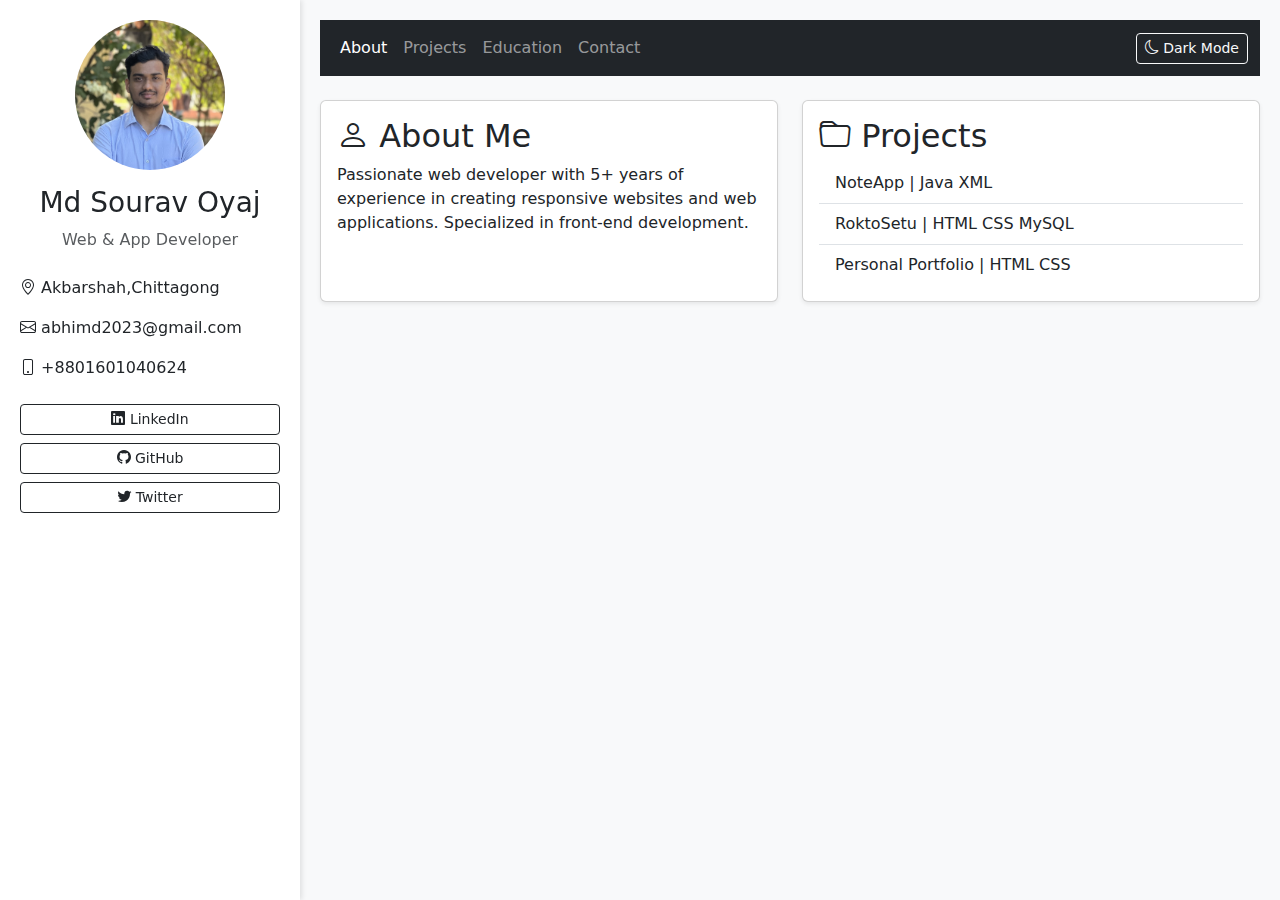
<file: index.html>
<!DOCTYPE html>
<html lang="en">
<head>
    <meta charset="UTF-8">
    <meta name="viewport" content="width=device-width, initial-scale=1.0">
    <title>My Portfolio</title>
    <link href="https://cdn.jsdelivr.net/npm/bootstrap@5.3.0/dist/css/bootstrap.min.css" rel="stylesheet">
    <link rel="stylesheet" href="https://cdn.jsdelivr.net/npm/bootstrap-icons@1.10.0/font/bootstrap-icons.css">
    <link rel="stylesheet" href="styles.css">
    <link rel="stylesheet" href="https://cdn.jsdelivr.net/npm/bootstrap-icons@1.10.0/font/bootstrap-icons.css">
    <link href="https://fonts.googleapis.com/css2?family=Roboto:wght@400;700&display=swap" rel="stylesheet">
     
</head>
<body>
   
  <!-- Fixed Sidebar -->
  <div class="sidebar">

    <div class="text-center mb-4">
        <img src="images/pic2.jpg" alt="Profile Photo" class="rounded-circle mb-3" style="width: 150px; height: 150px; object-fit: cover;">
        <h3>Md Sourav Oyaj</h3>
        <p class="text-muted">Web & App Developer</p>
    </div>

    <div class="contact-info mb-4">
        <p><i class="bi bi-geo-alt"></i> Akbarshah,Chittagong</p>
        <p><i class="bi bi-envelope"></i> abhimd2023@gmail.com</p>
        <p><i class="bi bi-phone"></i> +8801601040624</p>
    </div>

    <div class="social-links">
        <a href="https://www.linkedin.com/in/md-sourav-oyaj/" target="_blank" class="btn btn-outline-dark btn-sm mb-2 w-100">
            <i class="bi bi-linkedin"></i> LinkedIn
        </a>
        <a href="https://github.com/mr-captrox" target="_blank" class="btn btn-outline-dark btn-sm mb-2 w-100">
            <i class="bi bi-github"></i> GitHub
        </a>
        <a href="https://x.com/mr_captrox" target="_blank" class="btn btn-outline-dark btn-sm mb-2 w-100">
            <i class="bi bi-twitter"></i> Twitter
        </a>
    </div>
</div>

    <!-- Main Content -->
    <div class="main-content">
        <!-- Navbar -->
        <nav class="navbar navbar-expand-lg navbar-dark bg-dark mb-4">
            <div class="container-fluid">
                <button class="navbar-toggler" type="button" data-bs-toggle="collapse" data-bs-target="#navbarNav">
                    <span class="navbar-toggler-icon"></span>
                </button>
                <div class="collapse navbar-collapse" id="navbarNav">
                    <ul class="navbar-nav">
                        <li class="nav-item">
                            <a class="nav-link active" href="index.html">About</a>
                        </li>
                        <li class="nav-item">
                            <a class="nav-link" href="projects.html">Projects</a>
                        </li>
                        <li class="nav-item">
                            <a class="nav-link" href="education.html">Education</a>
                        </li>
                        <li class="nav-item">
                            <a class="nav-link" href="contact.html">Contact</a>
                        </li>
                    </ul>
                    <button id="dark-mode-toggle" class="btn btn-outline-light btn-sm ms-auto">
                        <i class="bi bi-moon"></i> Dark Mode
                    </button>
                </div>
            </div>
        </nav>

        <!-- Cards -->
        <div class="row g-4">
            <!-- About Card -->
            <div class="col-lg-6">
                <div class="card card-hover shadow-sm h-100">
                    <div class="card-body">
                        <h2 class="card-title"><i class="bi bi-person"></i> About Me</h2>
                        <p class="card-text">
                            Passionate web developer with 5+ years of experience in creating responsive websites 
                            and web applications. Specialized in front-end development.
                        </p>
                    </div>
                </div>
            </div>

            <!-- Projects Card -->
            <div class="col-lg-6">
                <div class="card card-hover shadow-sm h-100">
                    <div class="card-body">
                        <h2 class="card-title"><i class="bi bi-folder"></i> Projects</h2>
                        <ul class="list-group list-group-flush">
                            <li class="list-group-item">NoteApp | Java XML </li>
                            <li class="list-group-item">RoktoSetu | HTML CSS MySQL</li>
                            <li class="list-group-item">Personal Portfolio | HTML CSS</li>
                        </ul>
                    </div>
                </div>
            </div>
        </div>

    </div>
   
    <script src="https://cdn.jsdelivr.net/npm/bootstrap@5.3.0/dist/js/bootstrap.bundle.min.js"></script>
    <script src="script.js"></script>
</body>
</html>
</file>
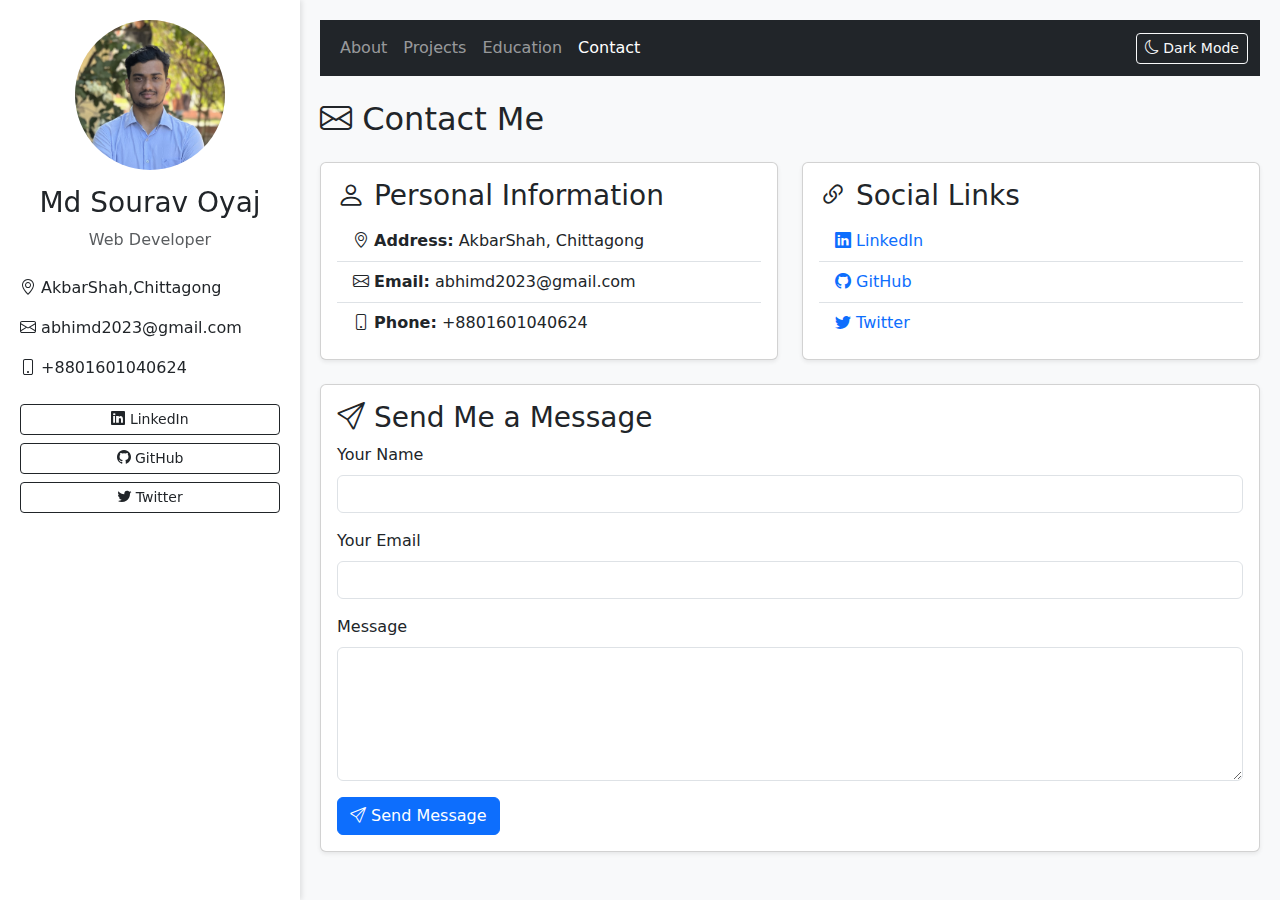
<file: contact.html>
<!DOCTYPE html>
<html lang="en">
<head>
    <meta charset="UTF-8">
    <meta name="viewport" content="width=device-width, initial-scale=1.0">
    <title>Contact - My Portfolio</title>
    <link href="https://cdn.jsdelivr.net/npm/bootstrap@5.3.0/dist/css/bootstrap.min.css" rel="stylesheet">
    <link rel="stylesheet" href="https://cdn.jsdelivr.net/npm/bootstrap-icons@1.10.0/font/bootstrap-icons.css">
    <link rel="stylesheet" href="styles.css"> <!-- Link to your styles.css -->
</head>
<body>
    <!-- Fixed Sidebar -->
  <div class="sidebar">
    <div class="text-center mb-4">
        <img src="images/pic2.jpg" alt="Profile Photo" class="rounded-circle mb-3" style="width: 150px; height: 150px; object-fit: cover;">
        <h3>Md Sourav Oyaj</h3>
        <p class="text-muted">Web Developer</p>
    </div>

    <div class="contact-info mb-4">
        <p><i class="bi bi-geo-alt"></i> AkbarShah,Chittagong</p>
        <p><i class="bi bi-envelope"></i> abhimd2023@gmail.com</p>
        <p><i class="bi bi-phone"></i> +8801601040624</p>
    </div>

    <div class="social-links">
        <a href="#" class="btn btn-outline-dark btn-sm mb-2 w-100">
            <i class="bi bi-linkedin"></i> LinkedIn
        </a>
        <a href="#" class="btn btn-outline-dark btn-sm mb-2 w-100">
            <i class="bi bi-github"></i> GitHub
        </a>
        <a href="#" class="btn btn-outline-dark btn-sm mb-2 w-100">
            <i class="bi bi-twitter"></i> Twitter
        </a>
    </div>
</div>
    <!-- Main Content -->
    <div class="main-content">
        <!-- Navbar -->
        <nav class="navbar navbar-expand-lg navbar-dark bg-dark mb-4">
            <div class="container-fluid">
                <button class="navbar-toggler" type="button" data-bs-toggle="collapse" data-bs-target="#navbarNav">
                    <span class="navbar-toggler-icon"></span>
                </button>
                <div class="collapse navbar-collapse" id="navbarNav">
                    <ul class="navbar-nav">
                        <li class="nav-item">
                            <a class="nav-link" href="index.html">About</a>
                        </li>
                        <li class="nav-item">
                            <a class="nav-link" href="projects.html">Projects</a>
                        </li>
                        <li class="nav-item">
                            <a class="nav-link" href="education.html">Education</a>
                        </li>
                        <li class="nav-item">
                            <a class="nav-link active" href="contact.html">Contact</a>
                        </li>
                    </ul>
                    <button id="dark-mode-toggle" class="btn btn-outline-light btn-sm ms-auto">
                        <i class="bi bi-moon"></i> Dark Mode
                    </button>
                </div>
            </div>
        </nav>

        <!-- Contact Section -->
        <section id="contact">
            <h2 class="mb-4"><i class="bi bi-envelope"></i> Contact Me</h2>

            <div class="row g-4">
                <!-- Personal Information Card -->
                <div class="col-lg-6">
                    <div class="card card-hover shadow-sm h-100">
                        <div class="card-body">
                            <h3 class="card-title"><i class="bi bi-person"></i> Personal Information</h3>
                            <ul class="list-group list-group-flush">
                                <li class="list-group-item">
                                    <i class="bi bi-geo-alt"></i> <strong>Address:</strong> AkbarShah, Chittagong
                                </li>
                                <li class="list-group-item">
                                    <i class="bi bi-envelope"></i> <strong>Email:</strong> abhimd2023@gmail.com
                                </li>
                                <li class="list-group-item">
                                    <i class="bi bi-phone"></i> <strong>Phone:</strong> +8801601040624
                                </li>
                            </ul>
                        </div>
                    </div>
                </div>

                <!-- Social Links Card -->
                <div class="col-lg-6">
                    <div class="card card-hover shadow-sm h-100">
                        <div class="card-body">
                            <h3 class="card-title"><i class="bi bi-link-45deg"></i> Social Links</h3>
                            <ul class="list-group list-group-flush">
                                <li class="list-group-item">
                                    <a href="#" class="text-decoration-none">
                                        <i class="bi bi-linkedin"></i> LinkedIn
                                    </a>
                                </li>
                                <li class="list-group-item">
                                    <a href="#" class="text-decoration-none">
                                        <i class="bi bi-github"></i> GitHub
                                    </a>
                                </li>
                                <li class="list-group-item">
                                    <a href="#" class="text-decoration-none">
                                        <i class="bi bi-twitter"></i> Twitter
                                    </a>
                                </li>
                            </ul>
                        </div>
                    </div>
                </div>

                <!-- Contact Form Card -->
                <div class="col-lg-12">
                    <div class="card card-hover shadow-sm">
                        <div class="card-body">
                            <h3 class="card-title"><i class="bi bi-send"></i> Send Me a Message</h3>
                            <form action="https://formspree.io/f/xanqgyov" method="POST">
                                <div class="mb-3">
                                    <label for="name" class="form-label">Your Name</label>
                                    <input type="text" class="form-control" id="name" name="name" required>
                                </div>
                                <div class="mb-3">
                                    <label for="email" class="form-label">Your Email</label>
                                    <input type="email" class="form-control" id="email" name="email" required>
                                </div>
                                <div class="mb-3">
                                    <label for="message" class="form-label">Message</label>
                                    <textarea class="form-control" id="message" name="message" rows="5" required></textarea>
                                </div>
                                <button type="submit" class="btn btn-primary">
                                    <i class="bi bi-send"></i> Send Message
                                </button>
                            </form>
                        </div>
                    </div>
                </div>
            </div>
        </section>
    </div>

    <!-- Bootstrap JS -->
    <script src="https://cdn.jsdelivr.net/npm/bootstrap@5.3.0/dist/js/bootstrap.bundle.min.js"></script>
    <script src="script.js"></script>

</body>
</html>
</file>
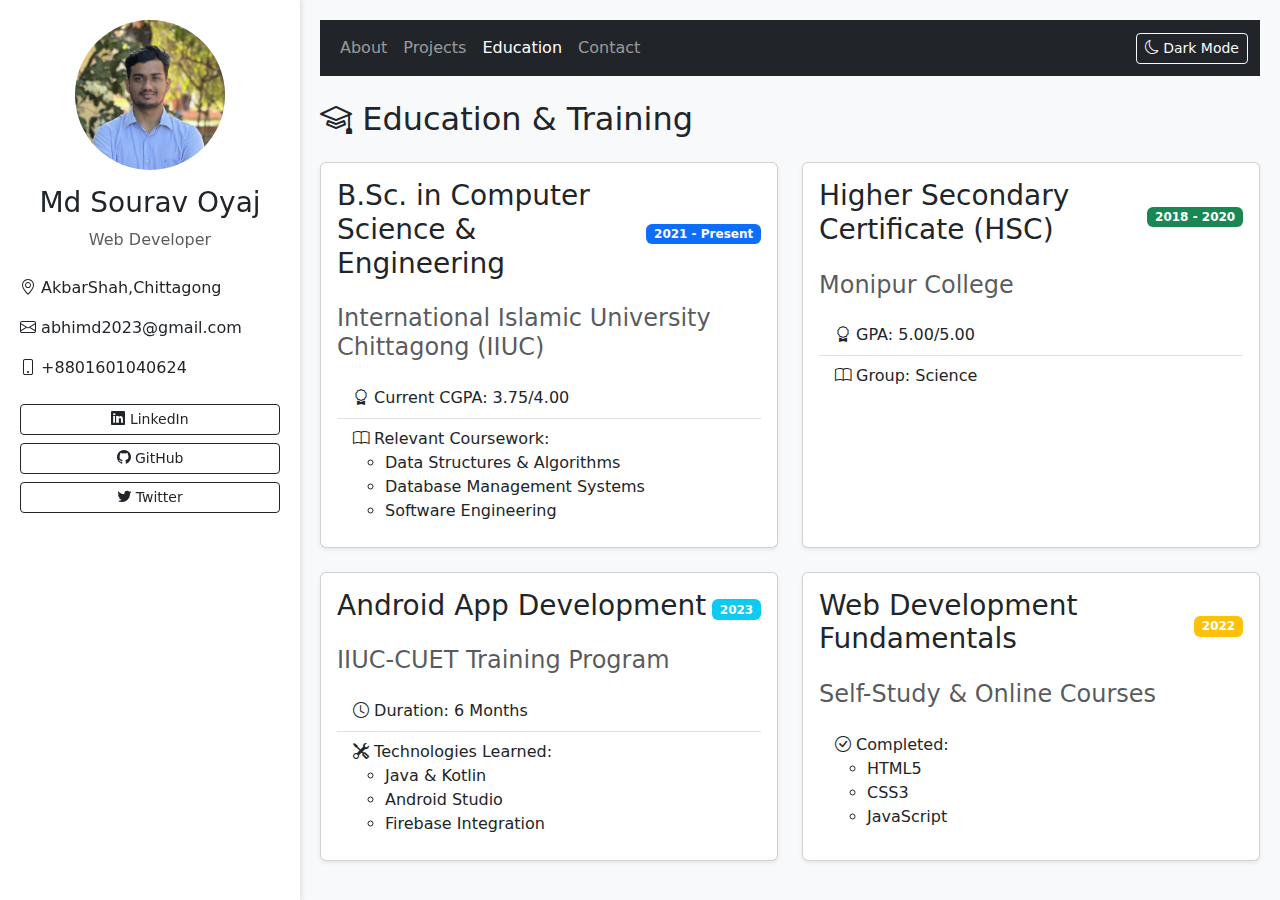
<file: education.html>
<!DOCTYPE html>
<html lang="en">
<head>
    <meta charset="UTF-8">
    <meta name="viewport" content="width=device-width, initial-scale=1.0">
    <title>Education - My Portfolio</title>
    <link href="https://cdn.jsdelivr.net/npm/bootstrap@5.3.0/dist/css/bootstrap.min.css" rel="stylesheet">
    <link rel="stylesheet" href="https://cdn.jsdelivr.net/npm/bootstrap-icons@1.10.0/font/bootstrap-icons.css">
    <link rel="stylesheet" href="styles.css">
   
</head>
<body>
  <!-- Fixed Sidebar -->
  <div class="sidebar">
    <div class="text-center mb-4">
        <img src="images/pic2.jpg" alt="Profile Photo" class="rounded-circle mb-3" style="width: 150px; height: 150px; object-fit: cover;">
        <h3>Md Sourav Oyaj</h3>
        <p class="text-muted">Web Developer</p>
    </div>

    <div class="contact-info mb-4">
        <p><i class="bi bi-geo-alt"></i> AkbarShah,Chittagong</p>
        <p><i class="bi bi-envelope"></i> abhimd2023@gmail.com</p>
        <p><i class="bi bi-phone"></i> +8801601040624</p>
    </div>

    <div class="social-links">
        <a href="#" class="btn btn-outline-dark btn-sm mb-2 w-100">
            <i class="bi bi-linkedin"></i> LinkedIn
        </a>
        <a href="#" class="btn btn-outline-dark btn-sm mb-2 w-100">
            <i class="bi bi-github"></i> GitHub
        </a>
        <a href="#" class="btn btn-outline-dark btn-sm mb-2 w-100">
            <i class="bi bi-twitter"></i> Twitter
        </a>
    </div>
</div>

    <!-- Main Content -->
    <div class="main-content">
        <!-- Navbar -->
        <nav class="navbar navbar-expand-lg navbar-dark bg-dark mb-4">
            <div class="container-fluid">
                <button class="navbar-toggler" type="button" data-bs-toggle="collapse" data-bs-target="#navbarNav">
                    <span class="navbar-toggler-icon"></span>
                </button>
                <div class="collapse navbar-collapse" id="navbarNav">
                    <ul class="navbar-nav">
                        <li class="nav-item">
                            <a class="nav-link" href="index.html">About</a>
                        </li>
                        <li class="nav-item">
                            <a class="nav-link" href="projects.html">Projects</a>
                        </li>
                        <li class="nav-item">
                            <a class="nav-link active" href="education.html">Education</a>
                        </li>
                        <li class="nav-item">
                            <a class="nav-link" href="contact.html">Contact</a>
                        </li>
                    </ul>
                    <button id="dark-mode-toggle" class="btn btn-outline-light btn-sm ms-auto">
                        <i class="bi bi-moon"></i> Dark Mode
                    </button>
                </div>
            </div>
        </nav>

        <!-- Education Section -->
        <section id="education">
            <h2 class="mb-4"><i class="bi bi-mortarboard"></i> Education & Training</h2>

            <div class="row g-4">
                <!-- Current Studies -->
                <div class="col-lg-6">
                    <div class="card card-hover shadow-sm h-100">
                        <div class="card-body">
                            <div class="d-flex justify-content-between align-items-center mb-3">
                                <h3 class="card-title">B.Sc. in Computer Science & Engineering</h3>
                                <span class="badge bg-primary">2021 - Present</span>
                            </div>
                            <h4 class="text-muted">International Islamic University Chittagong (IIUC)</h4>
                            <ul class="list-group list-group-flush mt-3">
                                <li class="list-group-item">
                                    <i class="bi bi-award"></i> Current CGPA: 3.75/4.00
                                </li>
                                <li class="list-group-item">
                                    <i class="bi bi-book"></i> Relevant Coursework:
                                    <ul>
                                        <li>Data Structures & Algorithms</li>
                                        <li>Database Management Systems</li>
                                        <li>Software Engineering</li>
                                    </ul>
                                </li>
                            </ul>
                        </div>
                    </div>
                </div>

                <!-- HSC -->
                <div class="col-lg-6">
                    <div class="card card-hover shadow-sm h-100">
                        <div class="card-body">
                            <div class="d-flex justify-content-between align-items-center mb-3">
                                <h3 class="card-title">Higher Secondary Certificate (HSC)</h3>
                                <span class="badge bg-success">2018 - 2020</span>
                            </div>
                            <h4 class="text-muted">Monipur College</h4>
                            <ul class="list-group list-group-flush mt-3">
                                <li class="list-group-item">
                                    <i class="bi bi-award"></i> GPA: 5.00/5.00
                                </li>
                                <li class="list-group-item">
                                    <i class="bi bi-book"></i> Group: Science
                                </li>
                            </ul>
                        </div>
                    </div>
                </div>

                <!-- Training: Android App Development -->
                <div class="col-lg-6">
                    <div class="card card-hover shadow-sm h-100">
                        <div class="card-body">
                            <div class="d-flex justify-content-between align-items-center mb-3">
                                <h3 class="card-title">Android App Development</h3>
                                <span class="badge bg-info">2023</span>
                            </div>
                            <h4 class="text-muted">IIUC-CUET Training Program</h4>
                            <ul class="list-group list-group-flush mt-3">
                                <li class="list-group-item">
                                    <i class="bi bi-clock"></i> Duration: 6 Months
                                </li>
                                <li class="list-group-item">
                                    <i class="bi bi-tools"></i> Technologies Learned:
                                    <ul>
                                        <li>Java & Kotlin</li>
                                        <li>Android Studio</li>
                                        <li>Firebase Integration</li>
                                    </ul>
                                </li>
                            </ul>
                        </div>
                    </div>
                </div>

                <!-- Completed: HTML, CSS, JavaScript -->
                <div class="col-lg-6">
                    <div class="card card-hover shadow-sm h-100">
                        <div class="card-body">
                            <div class="d-flex justify-content-between align-items-center mb-3">
                                <h3 class="card-title">Web Development Fundamentals</h3>
                                <span class="badge bg-warning">2022</span>
                            </div>
                            <h4 class="text-muted">Self-Study & Online Courses</h4>
                            <ul class="list-group list-group-flush mt-3">
                                <li class="list-group-item">
                                    <i class="bi bi-check-circle"></i> Completed:
                                    <ul>
                                        <li>HTML5</li>
                                        <li>CSS3</li>
                                        <li>JavaScript</li>
                                    </ul>
                                </li>
                            </ul>
                        </div>
                    </div>
                </div>
            </div>
        </section>
    </div>

    <!-- Bootstrap JS -->
    <script src="https://cdn.jsdelivr.net/npm/bootstrap@5.3.0/dist/js/bootstrap.bundle.min.js"></script>
    <script src="script.js"></script>

</body>
</html>
</file>
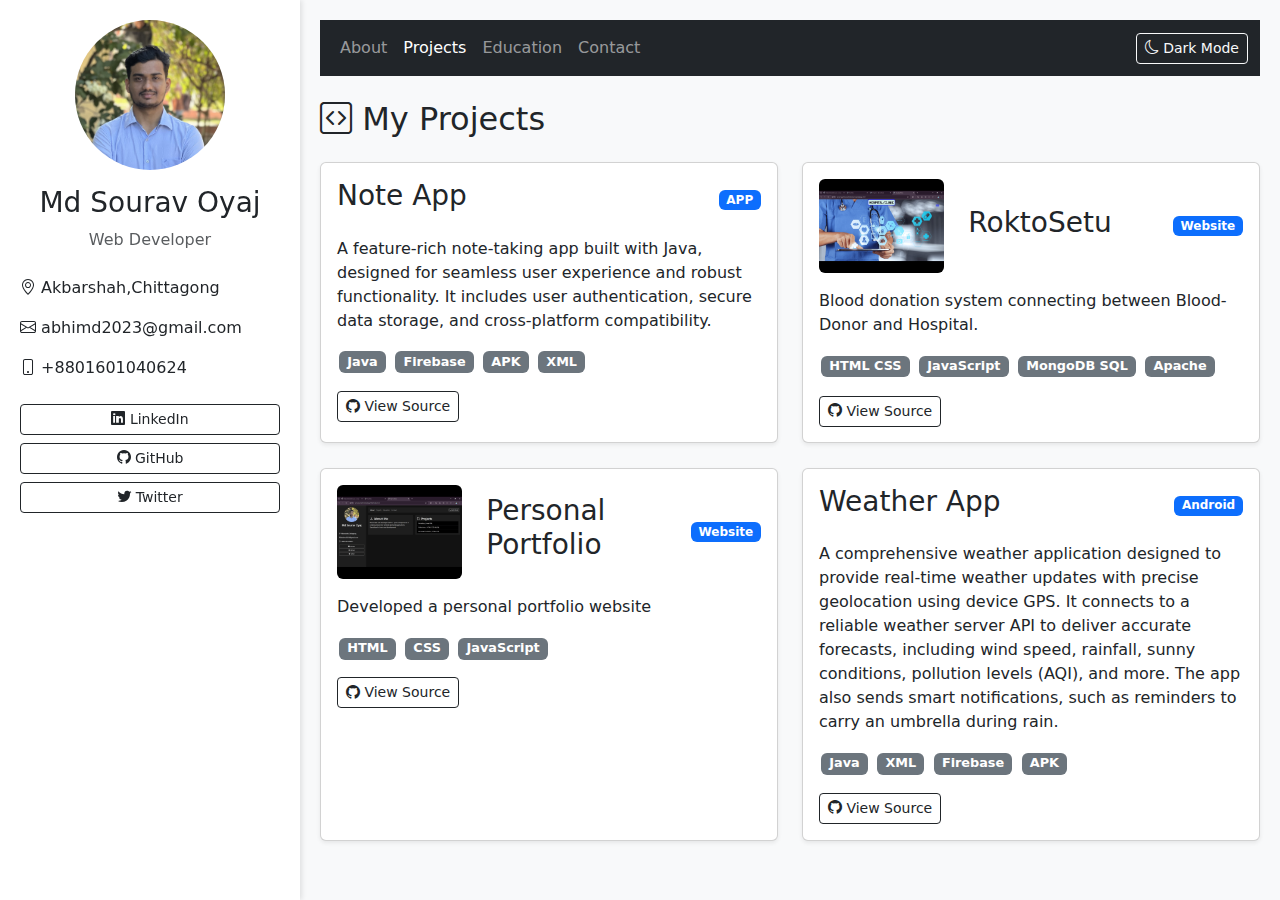
<file: projects.html>
<!DOCTYPE html>
<html lang="en">
    <head>
        <meta charset="UTF-8">
        <meta name="viewport" content="width=device-width, initial-scale=1.0">
        <title>Projects - My Portfolio</title>
        <link
            href="https://cdn.jsdelivr.net/npm/bootstrap@5.3.0/dist/css/bootstrap.min.css"
            rel="stylesheet">
        <link rel="stylesheet"
            href="https://cdn.jsdelivr.net/npm/bootstrap-icons@1.10.0/font/bootstrap-icons.css">
        <link rel="stylesheet" href="styles.css">
    </head>
    <body>

        <!-- Fixed Sidebar -->
        <div class="sidebar">
            <div class="text-center mb-4">
                <img src="images/pic2.jpg" alt="Profile Photo" class="rounded-circle mb-3"
                    style="width: 150px; height: 150px; object-fit: cover;">
                <h3>Md Sourav Oyaj</h3>
                <p class="text-muted">Web Developer </p>
            </div>

            <div class="contact-info mb-4">
                <p><i class="bi bi-geo-alt"></i> Akbarshah,Chittagong</p>
                <p><i class="bi bi-envelope"></i> abhimd2023@gmail.com</p>
                <p><i class="bi bi-phone"></i> +8801601040624</p>
            </div>

            <div class="social-links">
                <a href="#" class="btn btn-outline-dark btn-sm mb-2 w-100">
                    <i class="bi bi-linkedin"></i> LinkedIn
                </a>
                <a href="#" class="btn btn-outline-dark btn-sm mb-2 w-100">
                    <i class="bi bi-github"></i> GitHub
                </a>
                <a href="#" class="btn btn-outline-dark btn-sm mb-2 w-100">
                    <i class="bi bi-twitter"></i> Twitter
                </a>
            </div>
        </div>

        <!-- Main Content -->
        <div class="main-content">
            <!-- Navbar -->
            <!-- Navbar -->
            <nav class="navbar navbar-expand-lg navbar-dark bg-dark mb-4">
                <div class="container-fluid">
                    <button class="navbar-toggler" type="button" data-bs-toggle="collapse"
                        data-bs-target="#navbarNav">
                        <span class="navbar-toggler-icon"></span>
                    </button>
                    <div class="collapse navbar-collapse" id="navbarNav">
                        <ul class="navbar-nav">
                            <li class="nav-item">
                                <a class="nav-link " href="index.html">About</a>
                            </li>
                            <li class="nav-item">
                                <a class="nav-link active"
                                    href="projects.html">Projects</a>
                            </li>
                            <li class="nav-item">
                                <a class="nav-link" href="education.html">Education</a>
                            </li>
                            <li class="nav-item">
                                <a class="nav-link" href="contact.html">Contact</a>
                            </li>
                        </ul>
                        <button id="dark-mode-toggle"
                            class="btn btn-outline-light btn-sm ms-auto">
                            <i class="bi bi-moon"></i> Dark Mode
                        </button>
                    </div>
                </div>
            </nav>

            <!-- Projects Section -->
            <section id="projects">
                <h2 class="mb-4"><i class="bi bi-code-square"></i> My Projects</h2>

                <div class="row g-4">
                    <!-- Note App -->
                    <div class="col-lg-6">
                        <div class="card project-card shadow-sm">
                            <div class="card-body">
                                <div
                                    class="d-flex justify-content-between align-items-center mb-3">
                                    <h3 class="card-title">Note App</h3>
                                    <span class="badge bg-primary">APP</span>
                                </div>
                                <p class="card-text">
                                    A feature-rich note-taking app built with Java,
                                    designed for seamless user experience
                                    and robust functionality. It includes user
                                    authentication, secure data storage, and
                                    cross-platform compatibility.
                                </p>
                                <div class="mb-3">
                                    <span
                                        class="badge tech-badge bg-secondary">Java</span>
                                    <span
                                        class="badge tech-badge bg-secondary">Firebase</span>
                                    <span class="badge tech-badge bg-secondary">APK</span>
                                    <span class="badge tech-badge bg-secondary">XML</span>
                                </div>
                                <a href="https://github.com/mr-captrox/Note-app"
                                    class="btn btn-outline-dark btn-sm"
                                    target="_blank">
                                    <i class="bi bi-github"></i> View Source
                                </a>
                            </div>
                        </div>
                    </div>

                    <div class="col-lg-6">
                        <div class="card project-card shadow-sm">
                            <div class="card-body">
                                <!-- Image and Title Section -->
                                <div class="row align-items-center mb-3">
                                    <div class="col-md-4 mb-3 mb-md-0">
                                        <img src="images/b.png"
                                            alt="RoktoSetu Website Screenshot"
                                            class="img-fluid rounded project-image">
                                    </div>
                                    <div class="col-md-8">
                                        <div
                                            class="d-flex justify-content-between align-items-center">
                                            <h3 class="card-title">RoktoSetu</h3>
                                            <span class="badge bg-primary">Website</span>
                                        </div>
                                    </div>
                                </div>

                                <!-- Project Description -->
                                <p class="card-text">
                                    Blood donation system connecting between Blood-Donor
                                    and Hospital.
                                </p>

                                <!-- Technology Badges -->
                                <div class="mb-3">
                                    <span class="badge tech-badge bg-secondary">HTML
                                        CSS</span>
                                    <span
                                        class="badge tech-badge bg-secondary">JavaScript</span>
                                    <span class="badge tech-badge bg-secondary">MongoDB
                                        SQL</span>
                                    <span
                                        class="badge tech-badge bg-secondary">Apache</span>
                                </div>

                                <!-- GitHub -->
                                <a href="https://github.com/mr-captrox/RoktoSetu"
                                    class="btn btn-outline-dark btn-sm"
                                    target="_blank">
                                    <i class="bi bi-github"></i> View Source
                                </a>
                            </div>
                        </div>
                    </div>

                    <!-- Portfolio Generator -->
                    <div class="col-lg-6">
                        <div class="card project-card shadow-sm">
                            <div class="card-body">
<!-- Image and Title Section -->
<div class="row align-items-center mb-3">
    <div class="col-md-4 mb-3 mb-md-0">
        <img src="images/p.png"
            alt="RoktoSetu Website Screenshot"
            class="img-fluid rounded project-image">
    </div>
    <div class="col-md-8">
        <div
            class="d-flex justify-content-between align-items-center">
            <h3 class="card-title">Personal Portfolio</h3>
            <span class="badge bg-primary">Website</span>
        </div>
    </div>
</div>
                                 <!-- Project Description -->
                                <p class="card-text">
                                    Developed a personal portfolio website
                                </p>
                                <!-- Technology Badges -->
                                <div class="mb-3">
                                    <span
                                        class="badge tech-badge bg-secondary">HTML</span>
                                    <span class="badge tech-badge bg-secondary">CSS</span>
                                    <span
                                        class="badge tech-badge bg-secondary">JavaScript</span>
                                </div>
                                
                                <!-- GitHub -->
                                <a href="https://github.com/mr-captrox/portfolio"
                                    class="btn btn-outline-dark btn-sm"
                                    target="_blank">
                                    <i class="bi bi-github"></i> View Source
                                </a>
                            </div>
                        </div>
                    </div>

                    <!-- Weather App -->
                    <div class="col-lg-6">
                        <div class="card project-card shadow-sm">
                            <div class="card-body">
                                <div
                                    class="d-flex justify-content-between align-items-center mb-3">
                                    <h3 class="card-title">Weather App</h3>
                                    <span class="badge bg-primary">Android</span>
                                </div>
                                <p class="card-text">
                                    A comprehensive weather application designed to
                                    provide real-time weather updates
                                    with precise geolocation using device GPS. It connects
                                    to a reliable weather server API
                                    to deliver accurate forecasts, including wind speed,
                                    rainfall, sunny conditions,
                                    pollution levels (AQI), and more. The app also sends
                                    smart notifications, such as
                                    reminders to carry an umbrella during rain.
                                </p>
                                <div class="mb-3">
                                    <span
                                        class="badge tech-badge bg-secondary">Java</span>
                                    <span class="badge tech-badge bg-secondary">XML</span>
                                    <span
                                        class="badge tech-badge bg-secondary">Firebase</span>
                                    <span class="badge tech-badge bg-secondary">APK</span>
                                </div>
                                <a href="https://github.com/mr-captrox/Weather-App"
                                    class="btn btn-outline-dark btn-sm"
                                    target="_blank">
                                    <i class="bi bi-github"></i> View Source
                                </a>

                            </div>
                        </div>
                        <script
                            src="https://cdn.jsdelivr.net/npm/bootstrap@5.3.0/dist/js/bootstrap.bundle.min.js"></script>
                        <script src="script.js"></script>

                    </body>
                </html>
</file>
<file: styles.css>
body {
  background-color: #f8f9fa;
}

.sidebar {
  position: fixed;
  top: 0;
  left: 0;
  bottom: 0;
  width: 300px;
  background-color: white;
  padding: 20px;
  box-shadow: 2px 0 5px rgba(0,0,0,0.1);
  z-index: 1000;
}

.main-content {
  margin-left: 300px;
  padding: 20px;
}

.project-card {
  transition: transform 0.3s ease;
  height: 100%;
}

.project-card:hover {
  transform: translateY(-5px);
}

.tech-badge {
  margin: 2px;
  font-size: 0.8rem;
}

@media (max-width: 768px) {
  .sidebar {
      position: relative;
      width: 100%;
      margin-bottom: 20px;
  }
  .main-content {
      margin-left: 0;
  }
}
/* Fade-in animation */
@keyframes fadeIn {
  from { opacity: 0; }
  to { opacity: 1; }
}

/* Apply animation to cards */
.card {
  animation: fadeIn 0.5s ease-in-out;
}

/* Button hover effect */
.btn:hover {
  transform: scale(1.05);
  transition: transform 0.3s ease;
}

/* Card hover effect */
.card:hover {
  box-shadow: 0 4px 8px rgba(0, 0, 0, 0.2);
  transform: translateY(-5px);
  transition: all 0.3s ease;
}

body.dark-mode {
  background-color: #121212;
  color: #ffffff;
}

body.dark-mode .sidebar {
  background-color: #1e1e1e;
  color: #ffffff;
}

body.dark-mode .card {
  background-color: #1e1e1e;
  color: #ffffff;
  border: 1px solid #333;
}

body.dark-mode .navbar-dark {
  background-color: #1e1e1e !important;
}

body.dark-mode .btn-outline-dark {
  border-color: #ffffff;
  color: #ffffff;
}

body.dark-mode .btn-outline-dark:hover {
  background-color: #ffffff;
  color: #121212;
}
/* For list group items in dark mode */
.dark-mode .list-group-item {
  background-color: #000000 !important;
  color: #ffffff !important;
  border-color: #4a4a4a !important;
}

/* For list group headings */
.dark-mode .list-group {
  background-color: transparent !important;
}

/* Scroll animation */
@keyframes slideUp {
  from { opacity: 0; transform: translateY(50px); }
  to { opacity: 1; transform: translateY(0); }
}

.card {
  animation: slideUp 0.5s ease-in-out;
  box-shadow: 0 4px 8px rgba(0, 0, 0, 0.1);

}

.card {
  opacity: 0;
  transform: translateY(50px);
  transition: opacity 0.5s ease, transform 0.5s ease;
}

.card.visible {
  opacity: 1;
  transform: translateY(0);
}
.parallax {
  background-image: url('path/to/your/image.jpg');
  background-attachment: fixed;
  background-position: center;
  background-repeat: no-repeat;
  background-size: cover;
  height: 400px;
}
</file>
